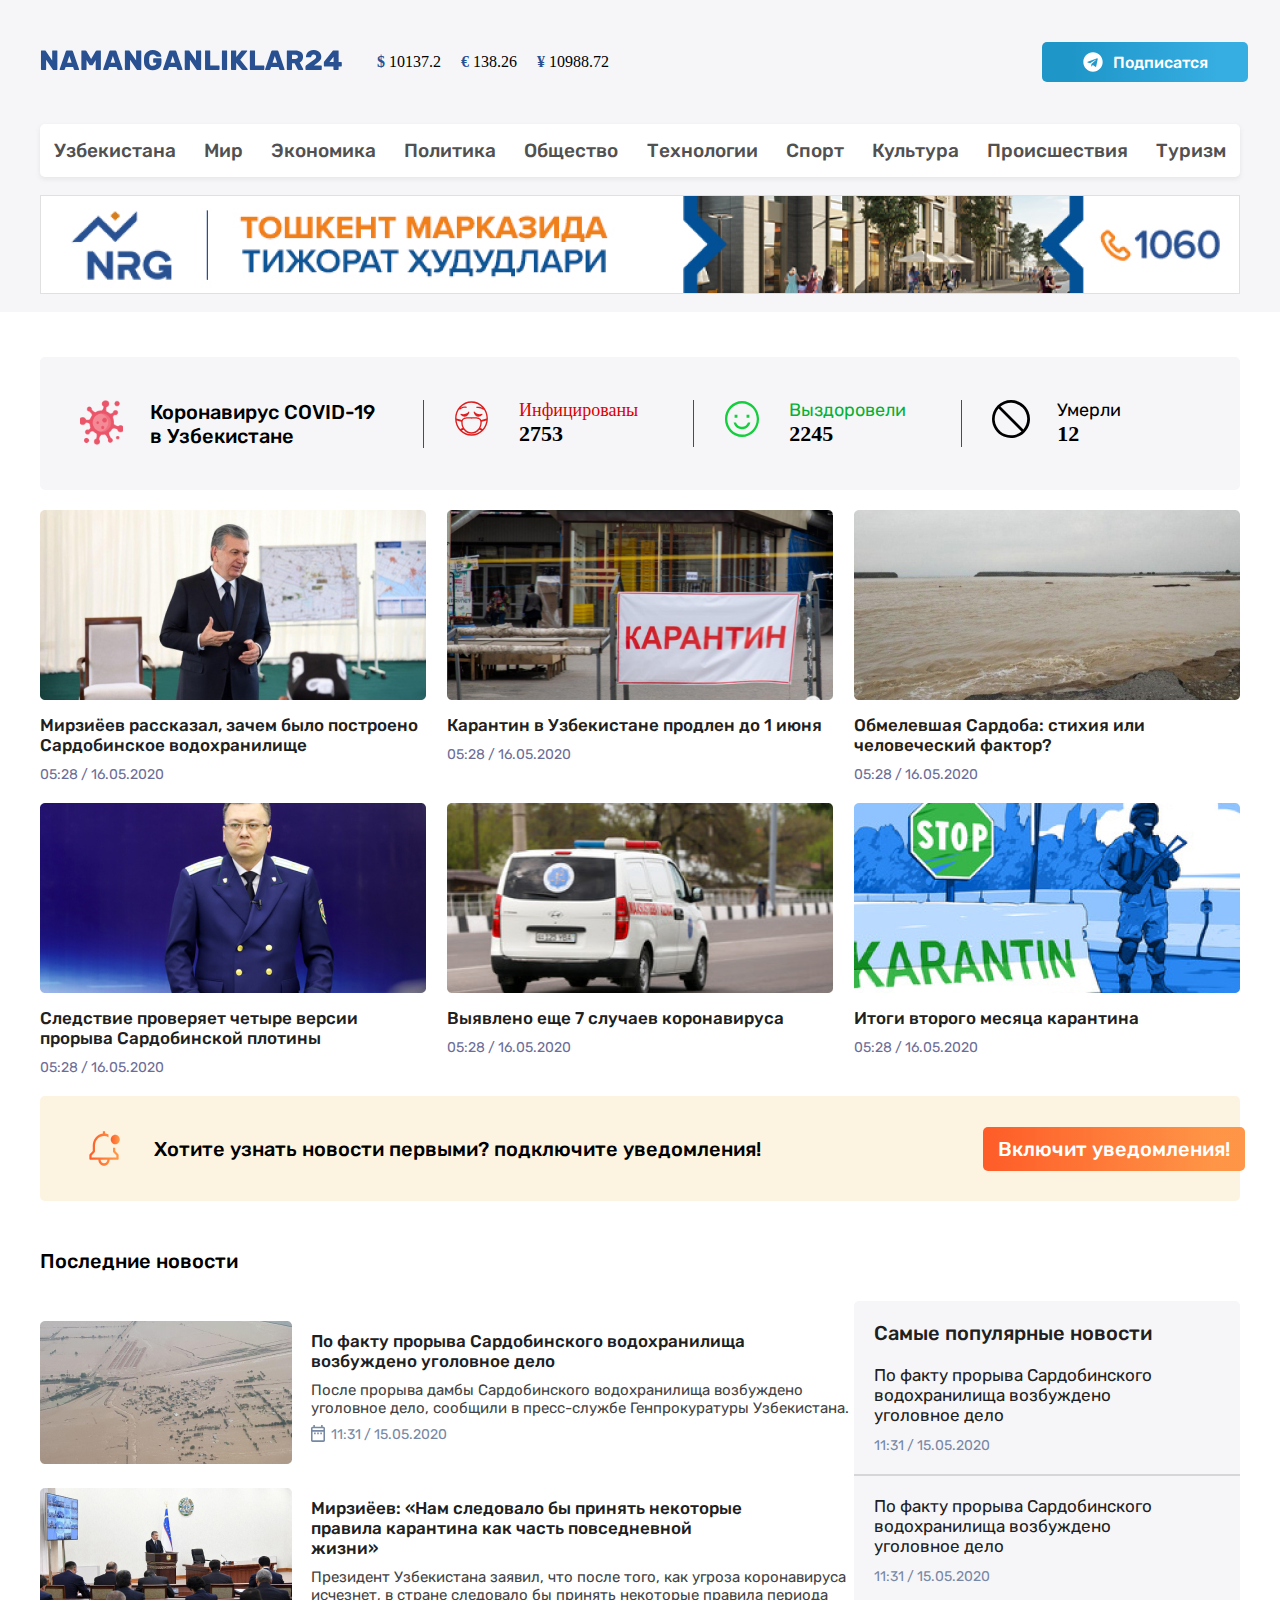
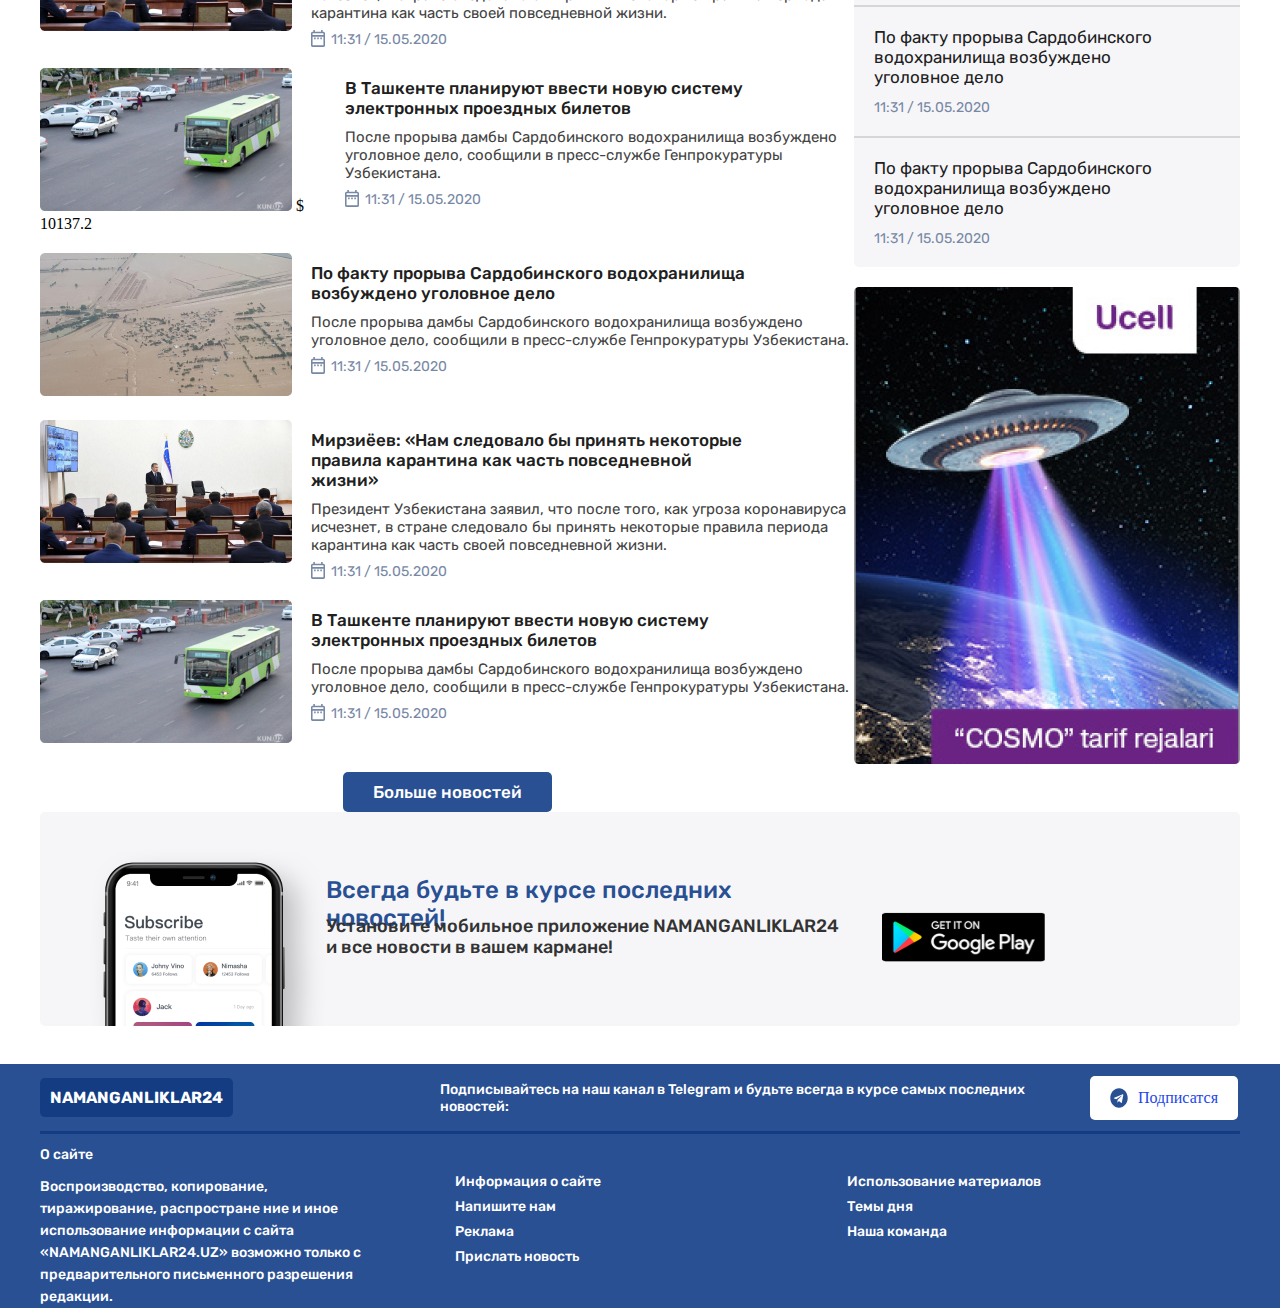
<file: index.html>
<!DOCTYPE html>
<html lang="en">

<head>
    <meta charset="UTF-8">
    <meta name="viewport" content="width=device-width, initial-scale=1.0">
    <title>Document</title>
    <link rel="stylesheet" href="./css/app.css">
    <script src="https://ajax.googleapis.com/ajax/libs/jquery/3.5.1/jquery.min.js"></script>
    <link href="https://fonts.googleapis.com/css2?family=Rubik&display=swap" rel="stylesheet">
</head>

<body>
    <header class="site_header">
        <div class="top_bar container">
            <div class="right_wrapper">
                <div class="logo">
                    <a href="index.html">
                        <img src="./images/logo.svg" alt="Namanganliklar24.uz">
                    </a>
                </div>
                <div class="currency">
                    <p id="dollar"> <span> $ </span> 10137.2 </p>
                    <p id="ruble"><span>€</span> 138.26</p>
                    <p id="euro"><span>¥</span> 10988.72</p>
                </div>
            </div>
            <div class="left_wrapper">
                <a id="subscribe_btn" href="#">
                    <img src="./icons/telegram_white.svg" alt=""> Подписатся</a>
                <div id="modal" class="telegram_modal">
                    <span class="close-btn">&times;</span>
                    <h2>Подписывайтесь на наш канал в Telegram <br> и будьте всегда в курсе самых последних новостей:</h2>
                    <a href="https://t.me/asror_akbarov" class="icon">
                        <img src="./icons/telegram_white.svg" alt=""> Подписатся
                    </a>
                </div>
            </div>
        </div>
        <div class="middle_bar container">
            <ul>
                <li>
                    <a href="#">Узбекистана</a>
                </li>
                <li>
                    <a href="#">Мир</a>
                </li>
                <li>
                    <a href="#">Экономика</a>
                </li>
                <li>
                    <a href="politics.html">Политика</a>
                </li>
                <li>
                    <a href="#">Общество</a>
                </li>
                <li>
                    <a href="#">Технологии</a>
                </li>
                <li>
                    <a href="#">Спорт</a>
                </li>
                <li>
                    <a href="#">Культура</a>
                </li>
                <li>
                    <a href="#">Происшествия</a>
                </li>
                <li>
                    <a href="#">Туризм</a>
                </li>
            </ul>
        </div>
        <div class="sub_nav container">
            <a href="#">
                <img src="./images/nrg-banner.jpg" alt="">
            </a>
        </div>
    </header>
    <section class="covid_stats   container">
        <div class="covid_main ">
            <h2>
                Коронавирус COVID-19 в Узбекистане
            </h2>
        </div>
        <div class="infected">
            <h2>
                Инфицированы
            </h2>
            <span id="inflected"> 2753
                </span>
        </div>
        <div class="treated">
            <h2>Выздоровели
            </h2>
            <span id="treated">
                2245
            </span>
        </div>
        <div class="death">
            <h2>Умерли </h2>
            <span>
                12
            </span>
        </div>
    </section>
    <!-- <div class="random_news"> -->
    <div class="grid-container  container">
        <div class="grid-item">
            <img src="./images/prezident@2x.jpg" alt="">
            <a href="article.html">
                <h3>Мирзиёев рассказал, зачем было построено Сардобинское водохранилище</h3>
            </a>
            <span>05:28 / 16.05.2020</span>
        </div>
        <div class="grid-item">
            <img src="./images/karantin.jpg" alt="">
            <a href="#">
                <h3>Карантин в Узбекистане продлен до 1 июня</h3>
            </a>
            <span>05:28 / 16.05.2020</span>
        </div>
        <div class="grid-item">
            <img src="./images/sardoba.jpg" alt="">
            <a href="#">
                <h3>Обмелевшая Сардоба: стихия или человеческий фактор?</h3>
            </a>
            <span>05:28 / 16.05.2020</span>
        </div>
        <div class="grid-item">
            <img src="./images/prokuror.jpg" alt="">
            <a href="#">
                <h3>Следствие проверяет четыре версии прорыва Сардобинской плотины</h3>
            </a>

            <span>05:28 / 16.05.2020</span>
        </div>
        <div class="grid-item">
            <img src="./images/tez-yordam.jpg" alt="">
            <a href="#">
                <h3>Выявлено еще 7 случаев коронавируса</h3>
            </a>

            <span>05:28 / 16.05.2020</span>
        </div>
        <div class="grid-item">
            <img src="./images/stop-karantin.jpg" alt="">
            <a href="#">
                <h3>Итоги второго месяца карантина</h3>
            </a>

            <span>05:28 / 16.05.2020</span>
        </div>
    </div>
    <!-- </div> -->
    <!-- notification -->
    <div class="notification  container">
        <img src="./icons/bell-icon@2x.svg" alt="">
        <h2>
            Хотите узнать новости первыми? подключите уведомления!
        </h2>
        <a href="#" class="notification_btn">
            Включит  уведомления!
        </a>
    </div>
    <!-- </div> -->
    <div class="news_heading  container">
        <h2>Последние новости</h2>
    </div>
    <section class="latest_new  container">
        <div class="main_news">
            <div class="news_item">
                <div class="img">
                    <img src="./images/sardoba_min.jpg" alt="">
                </div>
                <div class="infomation_part">
                    <a href="#">
                        <h2>По факту прорыва Сардобинского водохранилища возбуждено уголовное дело</h2>
                    </a>
                    <p>
                        После прорыва дамбы Сардобинского водохранилища возбуждено уголовное дело, сообщили в пресс-службе Генпрокуратуры Узбекистана.
                    </p>
                    <span id="date">11:31 / 15.05.2020</span>
                </div>
            </div>
            <div class="news_item">
                <div class="img">
                    <img src="./images/president.jpg" alt="">
                </div>
                <div class="infomation_part">
                    <a href="#">
                        <h2>Мирзиёев: «Нам следовало бы принять некоторые правила карантина как часть повседневной жизни»
                        </h2>
                    </a>
                    <p>
                        Президент Узбекистана заявил, что после того, как угроза коронавируса исчезнет, в стране следовало бы принять некоторые правила периода карантина как часть своей повседневной жизни.
                    </p>
                    <span id="date">11:31 / 15.05.2020</span>
                </div>
            </div>
            <div class="news_item">
                <div class="img">
                    <img src="./images/bus.jpg" alt=""><span> $ </span> 10137.2
                </div>
                <div class="infomation_part">
                    <a href="#">
                        <h2>В Ташкенте планируют ввести новую систему электронных проездных билетов </h2>
                    </a>
                    <p>
                        После прорыва дамбы Сардобинского водохранилища возбуждено уголовное дело, сообщили в пресс-службе Генпрокуратуры Узбекистана.
                    </p>
                    <span id="date">11:31 / 15.05.2020</span>
                </div>
            </div>
            <div class="news_item">
                <div class="img">
                    <img src="./images/sardoba_min.jpg" alt="">
                </div>
                <div class="infomation_part">
                    <a href="#">
                        <h2>По факту прорыва Сардобинского водохранилища возбуждено уголовное дело</h2>
                    </a>
                    <p>
                        После прорыва дамбы Сардобинского водохранилища возбуждено уголовное дело, сообщили в пресс-службе Генпрокуратуры Узбекистана.
                    </p>
                    <span id="date">11:31 / 15.05.2020</span>
                </div>
            </div>
            <div class="news_item">
                <div class="img">
                    <img src="./images/president.jpg" alt="">
                </div>
                <div class="infomation_part">
                    <a href="#">
                        <h2>Мирзиёев: «Нам следовало бы принять некоторые правила карантина как часть повседневной жизни»
                        </h2>
                    </a>
                    <p>
                        Президент Узбекистана заявил, что после того, как угроза коронавируса исчезнет, в стране следовало бы принять некоторые правила периода карантина как часть своей повседневной жизни.
                    </p>
                    <span id="date">11:31 / 15.05.2020</span>
                </div>
            </div>
            <div class="news_item">
                <div class="img">
                    <img src="./images/bus.jpg" alt="">
                </div>
                <div class="infomation_part">
                    <a href="#">
                        <h2>В Ташкенте планируют ввести новую систему электронных проездных билетов </h2>
                    </a>
                    <p>
                        После прорыва дамбы Сардобинского водохранилища возбуждено уголовное дело, сообщили в пресс-службе Генпрокуратуры Узбекистана.
                    </p>
                    <span id="date">11:31 / 15.05.2020</span>
                </div>
            </div>
            <div class="load_btn">
                <a href="#" class="load_mode">
                    Больше новостей
                </a>
            </div>
        </div>
        <div class="left_news">
            <aside class="pre_news">
                <h2 class="hottest_news">
                    Cамые популярные новости
                </h2>
                <div class="hot_news_item">
                    <h3>
                        <a href="#" class="hot_news_link"> По факту прорыва Сардобинского водохранилища возбуждено уголовное дело</a>
                    </h3>
                    <span class="hot_news_date">
                        11:31 / 15.05.2020
                    </span>
                </div>

                <div class="hot_news_item">
                    <h3>
                        <a href="#" class="hot_news_link"> По факту прорыва Сардобинского водохранилища возбуждено уголовное дело</a>
                    </h3>
                    <span class="hot_news_date">
                        11:31 / 15.05.2020
                    </span>
                </div>

                <div class="hot_news_item">
                    <h3>
                        <a href="#" class="hot_news_link"> По факту прорыва Сардобинского водохранилища возбуждено уголовное дело</a>
                    </h3>
                    <span class="hot_news_date">
                        11:31 / 15.05.2020
                    </span>
                </div>

                <div class="hot_news_item">
                    <h3>
                        <a href="#" class="hot_news_link"> По факту прорыва Сардобинского водохранилища возбуждено уголовное дело</a>
                    </h3>
                    <span class="hot_news_date">
                        11:31 / 15.05.2020
                    </span>
                </div>
            </aside>
            <div class="pre_ad">
                <a href="#" class="usell_ad">
                    <img src="./images/usell.jpg" alt="">
                </a>
            </div>

        </div>
    </section>
    <div class="ucell_adver  container">
        <img class="image" src="./images/phone.png" alt="">
        <div class="ucell_txt">
            <h2>
                Всегда будьте в курсе последних новостей!
            </h2>
            <p>
                Установите мобильное приложение NAMANGANLIKLAR24 и все новости в вашем кармане!
            </p>
        </div>
        <div class="apps">
            <a href="" class="play_store">
                <img src="./images/google-play.svg" alt="">
            </a>
            <a href="" class="app_store">
                <img src="./images/appStore.svg" alt="">
            </a>
        </div>
    </div>
    <!-- footer -->
    <footer>
        <div class="foot_container  container">
            <div class="footer_top">
                <div class="footer_logo">
                    <a href="#" class="footer_logo_link">
                        NAMANGANLIKLAR24
                    </a>
                </div>
                <div class="footer_link">
                    <h3>
                        Подписывайтесь на наш канал в Telegram и будьте всегда в курсе самых последних новостей:
                    </h3>
                    <a href="https://t.me/asror_akbarov" class="icon">
                        <img src="./icons/teelgram.svg" alt=""> Подписатся
                    </a>
                </div>
            </div>
            <div class="footer_main">
                <div class="right_foot">
                    <h3>
                        О сайте
                    </h3>
                    <p class="footer_txt">
                        Воспроизводство, копирование, тиражирование, распростране ние и иное использование информации с сайта «NAMANGANLIKLAR24.UZ» возможно только с предварительного письменного разрешения редакции.
                    </p>
                </div>
                <div class="left_foot">
                    <ul>

                        <li>
                            <a href="">Информация о сайте </a>
                        </li>
                        <li>
                            <a href="contact.html">   Напишите нам</a>
                        </li>
                        <li>
                            <a href="">Реклама</a>
                        </li>
                        <li>
                            <a href="">  Прислать новость</a>
                        </li>
                    </ul>
                    <ul>
                        <li>
                            <a href="">Использование материалов </a>
                        </li>
                        <li>
                            <a href="">Темы дня</a>
                        </li>
                        <li>
                            <a href="">Наша команда</a>
                        </li>
                    </ul>
                </div>
            </div>
        </div>
    </footer>


</body>
<script src="./js/main.js"></script>


</html>
</file>
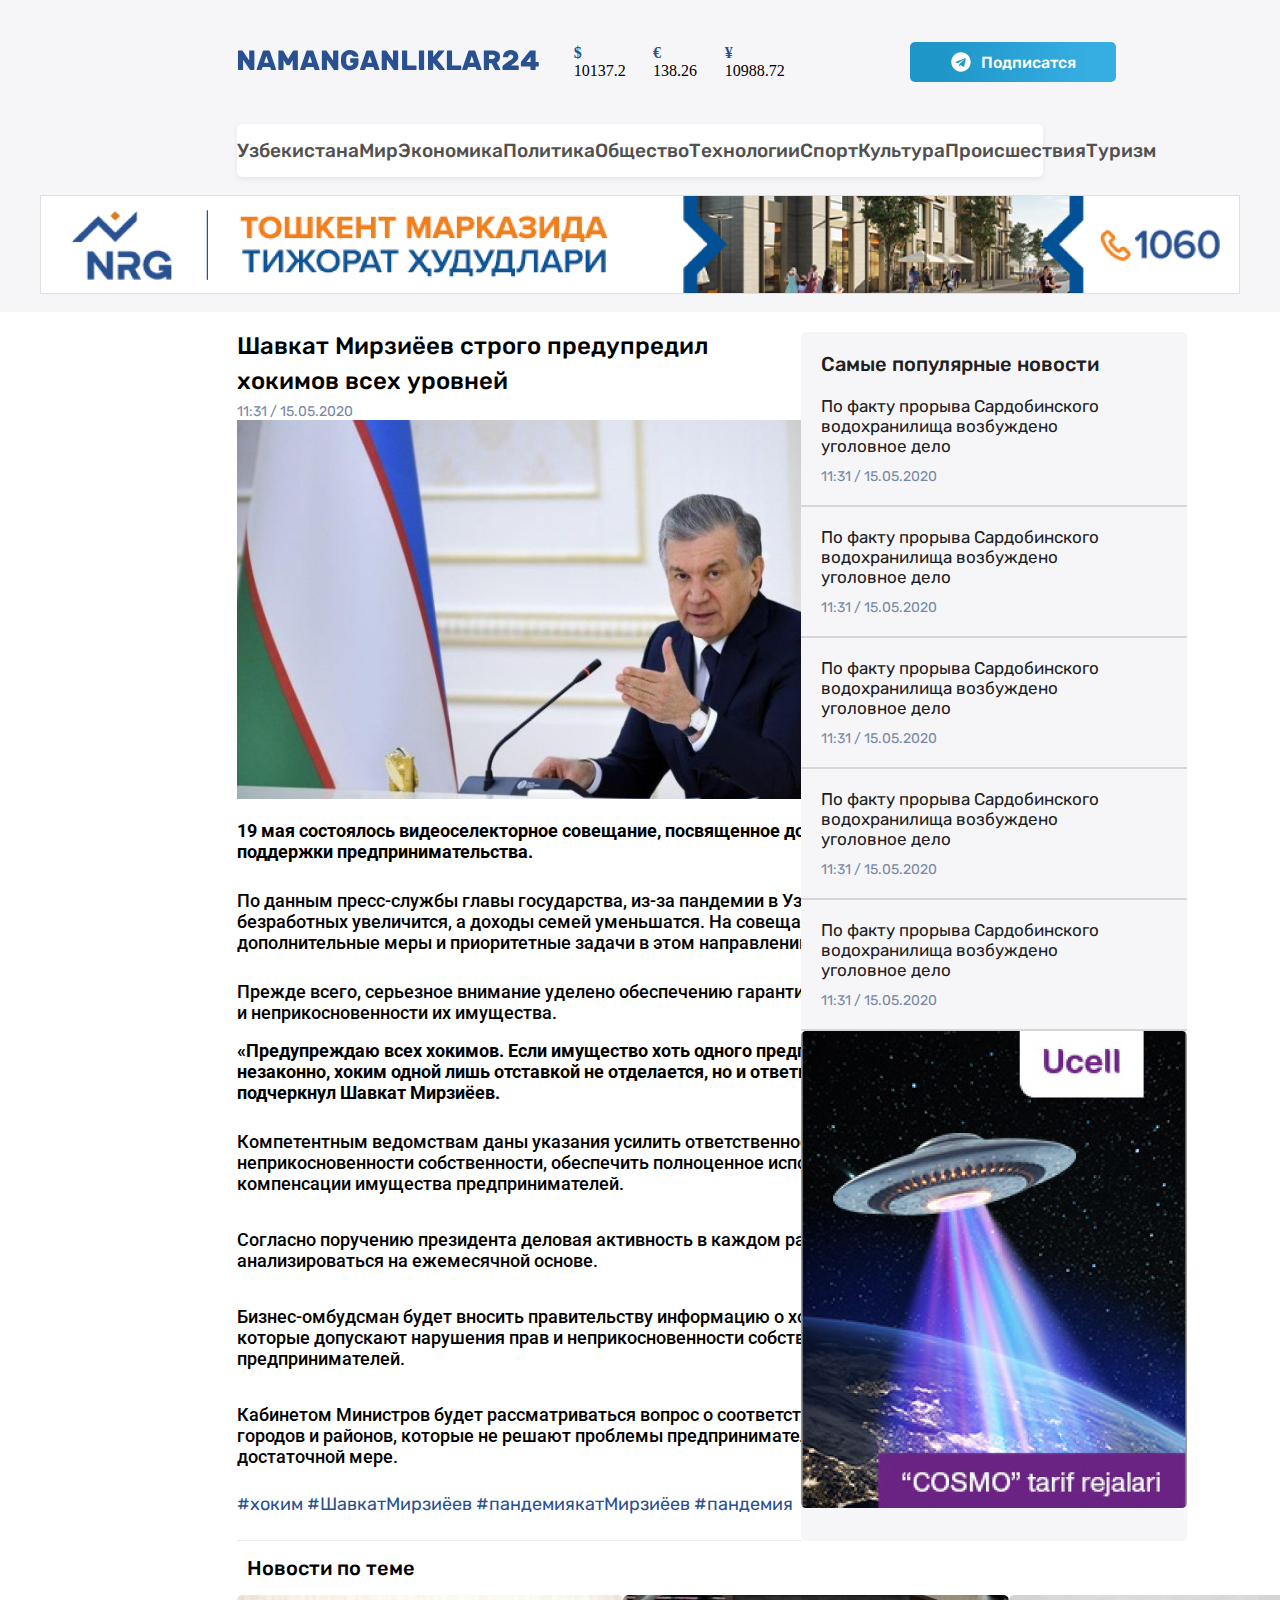
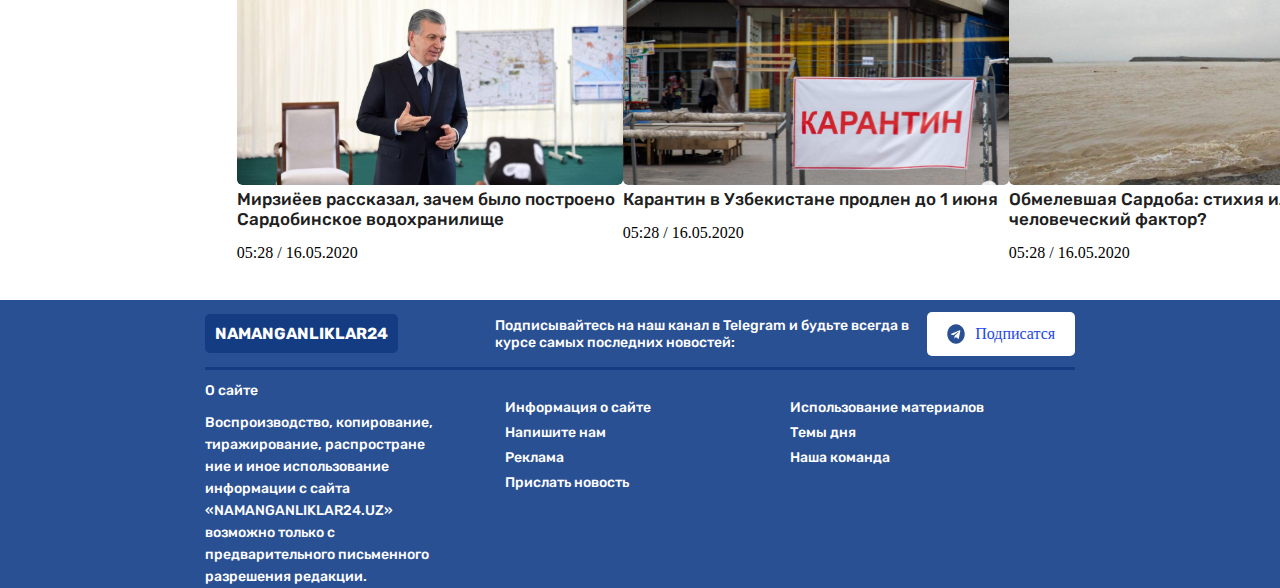
<file: article.html>
<!DOCTYPE html>
<html lang="en">

<head>
    <meta charset="UTF-8">
    <meta name="viewport" content="width=device-width, initial-scale=1.0">
    <title>Мирзиёев:</title>
    <script src="https://ajax.googleapis.com/ajax/libs/jquery/3.5.1/jquery.min.js"></script>
    <link href="https://fonts.googleapis.com/css2?family=Rubik&display=swap" rel="stylesheet">
    <link rel="stylesheet" href="./css/app.css">
    <link rel="stylesheet" href="./css/article.css">
    <link href="https://fonts.googleapis.com/css2?family=Roboto:wght@300&display=swap" rel="stylesheet">
</head>

<body>
    <header class="site_header">
        <div class="top_bar">
            <div class="right_wrapper">
                <div class="logo">
                    <a href="index.html">
                        <img src="./images/logo.svg" alt="Namanganliklar24.uz">
                    </a>
                </div>
                <div class="currency">
                    <p id="dollar">
                        <span> $ </span> 10137.2
                    </p>
                    <p id="ruble"><span>€</span> 138.26</p>
                    <p id="euro"><span>¥</span> 10988.72</p>
                </div>
            </div>
            <div class="left_wrapper">
                <a id="subscribe_btn" href="#">
                    <img src="./icons/telegram_white.svg" alt=""> Подписатся</a>
                <div id="modal" class="telegram_modal">
                    <span class="close-btn">&times;</span>
                    <h2>Подписывайтесь на наш канал в Telegram <br> и будьте всегда в курсе самых последних новостей:</h2>
                    <a href="https://t.me/asror_akbarov" class="icon">
                        <img src="./icons/telegram_white.svg" alt=""> Подписатся
                    </a>
                </div>
            </div>
        </div>
        <div class="middle_bar">
            <ul>
                <li>
                    <a href="#">Узбекистана</a>
                </li>
                <li>
                    <a href="#">Мир</a>
                </li>
                <li>
                    <a href="#">Экономика</a>
                </li>
                <li>
                    <a href="#">Политика</a>
                </li>
                <li>
                    <a href="#">Общество</a>
                </li>
                <li>
                    <a href="#">Технологии</a>
                </li>
                <li>
                    <a href="#">Спорт</a>
                </li>
                <li>
                    <a href="#">Культура</a>
                </li>
                <li>
                    <a href="#">Происшествия</a>
                </li>
                <li>
                    <a href="#">Туризм</a>
                </li>
            </ul>
        </div>
        <div class="sub_nav">
            <a href="#">
                <img src="./images/nrg-banner.jpg" alt="">
            </a>
        </div>
    </header>
    <main class="site_main">
        <section>
            <div class="main-article">
                <div class="article-title">
                    <h2 class="article-heading">
                        Шавкат Мирзиёев строго предупредил хокимов всех уровней
                    </h2>
                    <span>11:31 / 15.05.2020</span>
                </div>
                <div class="article-image">
                    <img src="./images/president2x.jpg" alt="">
                </div>
                <div class="aticle-context">
                    <h4>19 мая состоялось видеоселекторное совещание, посвященное дополнительным мерам поддержки предпринимательства. </h4>
                    <p>По данным пресс-службы главы государства, из-за пандемии в Узбекистане число бедных и безработных увеличится, а доходы семей уменьшатся. На совещании обсуждены дополнительные меры и приоритетные задачи в этом направлении.</p>
                    <p>Прежде всего, серьезное внимание уделено обеспечению гарантий прав предпринимателей и неприкосновенности их имущества.</p>
                    <h4>«Предупреждаю всех хокимов. Если имущество хоть одного предпринимателя будет изъято незаконно, хоким одной лишь отставкой не отделается, но и ответит перед законом», - подчеркнул Шавкат Мирзиёев.</h4>
                    <p>Компетентным ведомствам даны указания усилить ответственность за нарушение неприкосновенности собственности, обеспечить полноценное исполнение решений суда о компенсации имущества предпринимателей.</p>
                    <p> Согласно поручению президента деловая активность в каждом районе и городе будет анализироваться на ежемесячной основе. </p>
                    <p>Бизнес-омбудсман будет вносить правительству информацию о хокимах районов и городов, которые допускают нарушения прав и неприкосновенности собственности предпринимателей. </p>
                    <p> Кабинетом Министров будет рассматриваться вопрос о соответствии должности хокимов городов и районов, которые не решают проблемы предпринимателей и не работают с ними в достаточной мере.</p>
                    <div class="hashtags">
                        <span>#хоким</span>
                        <span>#ШавкатМирзиёев</span>
                        <span>#пандемиякатМирзиёев</span>
                        <span>#пандемия</span>
                    </div>
                </div>
            </div>
            <aside class="sub-main">
                <div class="right">
                    <h2 class="hottest_news">
                        Cамые популярные новости
                    </h2>
                    <div class="hot_news_item">
                        <h3>
                            <a href="#" class="hot_news_link"> По факту прорыва Сардобинского водохранилища возбуждено уголовное дело</a>
                        </h3>
                        <span class="hot_news_date">
                        11:31 / 15.05.2020
                    </span>
                    </div>

                    <div class="hot_news_item">
                        <h3>
                            <a href="#" class="hot_news_link"> По факту прорыва Сардобинского водохранилища возбуждено уголовное дело</a>
                        </h3>
                        <span class="hot_news_date">
                        11:31 / 15.05.2020
                    </span>
                    </div>

                    <div class="hot_news_item">
                        <h3>
                            <a href="#" class="hot_news_link"> По факту прорыва Сардобинского водохранилища возбуждено уголовное дело</a>
                        </h3>
                        <span class="hot_news_date">
                        11:31 / 15.05.2020
                    </span>
                    </div>

                    <div class="hot_news_item">
                        <h3>
                            <a href="#" class="hot_news_link"> По факту прорыва Сардобинского водохранилища возбуждено уголовное дело</a>
                        </h3>
                        <span class="hot_news_date">
                        11:31 / 15.05.2020
                    </span>
                    </div>
                    <div class="hot_news_item">
                        <h3>
                            <a href="#" class="hot_news_link"> По факту прорыва Сардобинского водохранилища возбуждено уголовное дело</a>
                        </h3>
                        <span class="hot_news_date">
                        11:31 / 15.05.2020
                    </span>
                    </div>
                    <div class="ucell_ad">
                        <a href="#"><img src="./images/usell.jpg" alt=""></a>
                    </div>
                </div>
            </aside>
        </section>
        <section class="related-news">
            <h2 class="related-title">
                Новости по теме
            </h2>
            <div class="related-feeds">
                <div class="related-item">
                    <img src="./images/president3.svg" alt="">
                    <a href="article.html">
                        <h3>Мирзиёев рассказал, зачем было построено Сардобинское водохранилище</h3>
                    </a>
                    <span>05:28 / 16.05.2020</span>
                </div>
                <div class="related-item">
                    <img src="./images/karantin2.jpg" alt="">
                    <a href="#">
                        <h3>Карантин в Узбекистане продлен до 1 июня</h3>
                    </a>
                    <span>05:28 / 16.05.2020</span>
                </div>
                <div class="related-item">
                    <img src="./images/sardobaa.jpg" alt="">
                    <a href="#">
                        <h3>Обмелевшая Сардоба: стихия или человеческий фактор?</h3>
                    </a>
                    <span>05:28 / 16.05.2020</span>
                </div>

            </div>
        </section>
    </main>


    <footer>
        <div class="foot_container">
            <div class="footer_top">
                <div class="footer_logo">
                    <a href="#" class="footer_logo_link">
                        NAMANGANLIKLAR24
                    </a>
                </div>
                <div class="footer_link">
                    <h3>
                        Подписывайтесь на наш канал в Telegram и будьте всегда в курсе самых последних новостей:
                    </h3>
                    <a href="https://t.me/asror_akbarov" class="icon">
                        <img src="./icons/teelgram.svg" alt=""> Подписатся
                    </a>
                </div>
            </div>
            <div class="footer_main">
                <div class="right_foot">
                    <h3>
                        О сайте
                    </h3>
                    <p class="footer_txt">
                        Воспроизводство, копирование, тиражирование, распростране ние и иное использование информации с сайта «NAMANGANLIKLAR24.UZ» возможно только с предварительного письменного разрешения редакции.
                    </p>
                </div>
                <div class="left_foot">
                    <ul>

                        <li>
                            <a href="">Информация о сайте </a>
                        </li>
                        <li>
                            <a href="contact.html">   Напишите нам</a>
                        </li>
                        <li>
                            <a href="">Реклама</a>
                        </li>
                        <li>
                            <a href="">  Прислать новость</a>
                        </li>
                    </ul>
                    <ul>
                        <li>
                            <a href="">Использование материалов </a>
                        </li>
                        <li>
                            <a href="">Темы дня</a>
                        </li>
                        <li>
                            <a href="">Наша команда</a>
                        </li>
                    </ul>
                </div>
            </div>
        </div>
    </footer>



    <script src="./js/main.js"></script>
</body>

</html>
</file>
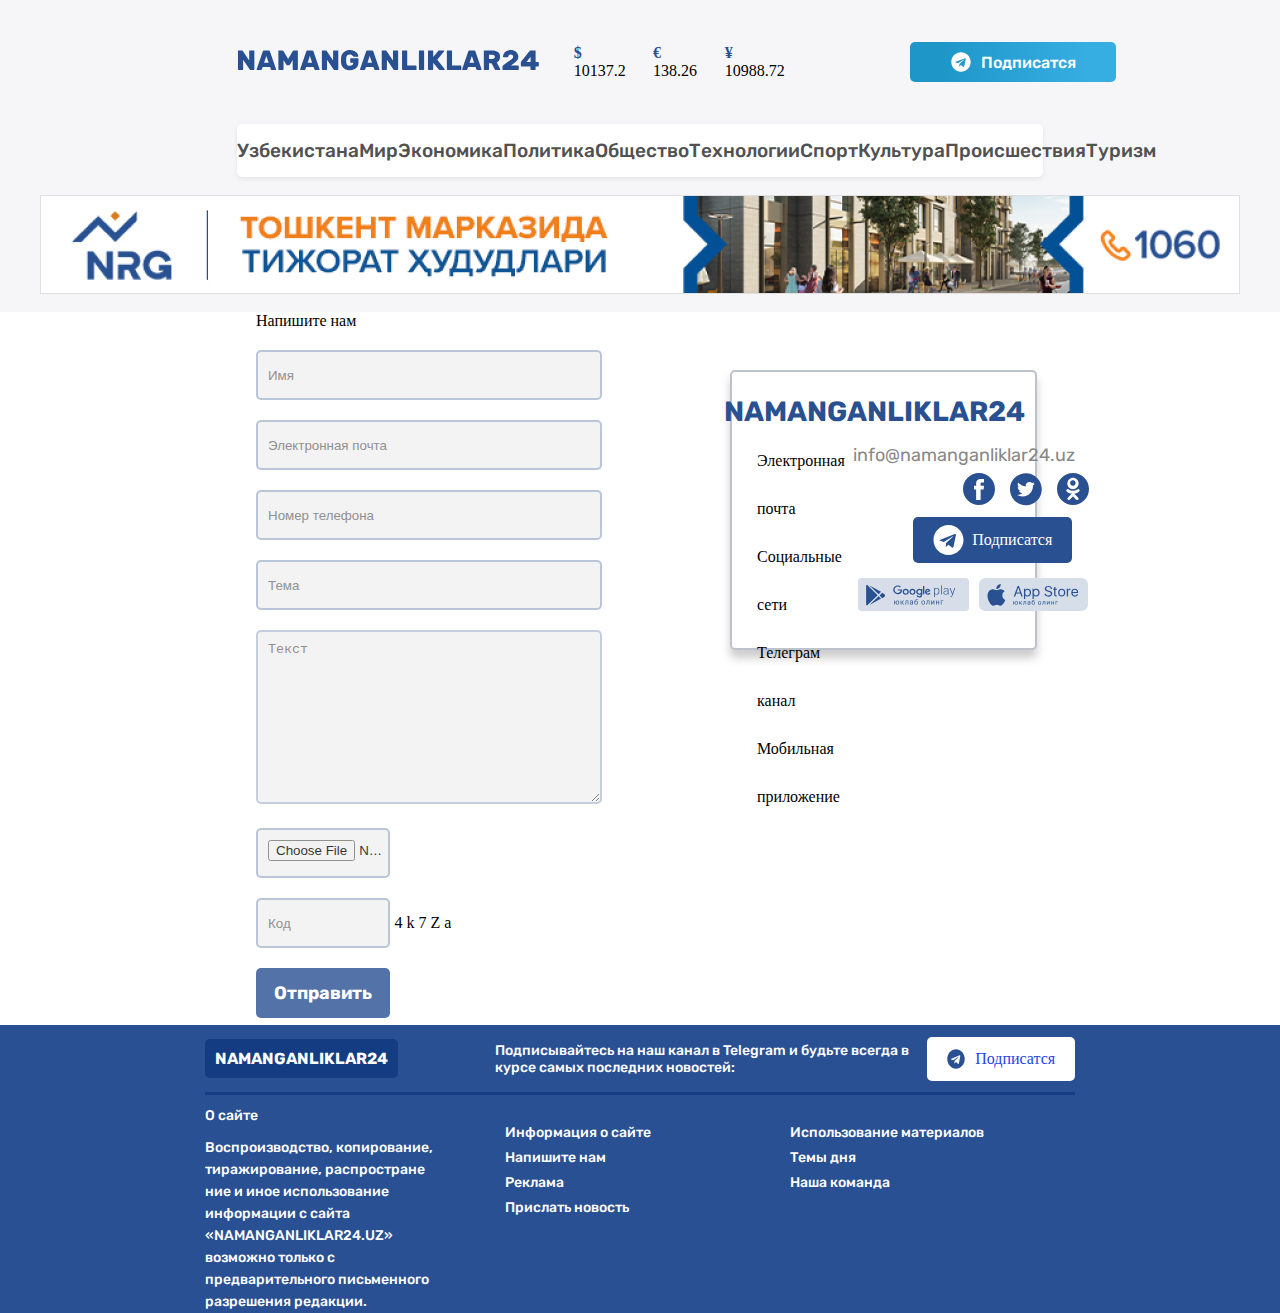
<file: contact.html>
<!DOCTYPE html>
<html lang="en">

<head>
    <meta charset="UTF-8">
    <meta name="viewport" content="width=device-width, initial-scale=1.0">
    <title>Contact</title>
    <link rel="stylesheet" href="./css/app.css">
    <script src="https://ajax.googleapis.com/ajax/libs/jquery/3.5.1/jquery.min.js"></script>
    <link href="https://fonts.googleapis.com/css2?family=Rubik&display=swap" rel="stylesheet">
    <link rel="stylesheet" href="./css/contact.css">
</head>

<body>
    <header class="site_header">
        <div class="top_bar">
            <div class="right_wrapper">
                <div class="logo">
                    <a href="index.html">
                        <img src="./images/logo.svg" alt="Namanganliklar24.uz">
                    </a>
                </div>
                <div class="currency">
                    <p id="dollar">
                        <span> $ </span> 10137.2
                    </p>
                    <p id="ruble"><span>€</span> 138.26</p>
                    <p id="euro"><span>¥</span> 10988.72</p>
                </div>
            </div>
            <div class="left_wrapper">
                <a id="subscribe_btn" href="#">
                    <img src="./icons/telegram_white.svg" alt=""> Подписатся</a>
                <div id="modal" class="telegram_modal">
                    <span class="close-btn">&times;</span>
                    <h2>Подписывайтесь на наш канал в Telegram <br> и будьте всегда в курсе самых последних новостей:</h2>
                    <a href="https://t.me/asror_akbarov" class="icon">
                        <img src="./icons/telegram_white.svg" alt=""> Подписатся
                    </a>
                </div>
            </div>
        </div>
        <div class="middle_bar">
            <ul>
                <li>
                    <a href="#">Узбекистана</a>
                </li>
                <li>
                    <a href="#">Мир</a>
                </li>
                <li>
                    <a href="#">Экономика</a>
                </li>
                <li>
                    <a href="politics.html">Политика</a>
                </li>
                <li>
                    <a href="#">Общество</a>
                </li>
                <li>
                    <a href="#">Технологии</a>
                </li>
                <li>
                    <a href="#">Спорт</a>
                </li>
                <li>
                    <a href="#">Культура</a>
                </li>
                <li>
                    <a href="#">Происшествия</a>
                </li>
                <li>
                    <a href="#">Туризм</a>
                </li>
            </ul>
        </div>
        <div class="sub_nav">
            <a href="#">
                <img src="./images/nrg-banner.jpg" alt="">
            </a>
        </div>
    </header>
    <main>
        <section class="user_view">
            <div class="right">
                <form action="">
                    <label for="username">Напишите нам</label>
                    <input type="text" name="username" placeholder="Имя" required>
                    <input type="email" name="" id="" placeholder="Электронная почта">
                    <input type="text" name="" id="" placeholder="Номер телефона" required>
                    <input type="text" name="" id="" placeholder="Тема" required>
                    <textarea name="" placeholder="Текст" id="" cols="30" rows="10"></textarea>
                    <input id="drag" value="Прикрепить файл" type="file" name="" id=""><br>
                    <input id="codeara" type="text" placeholder="Код" required> 4 k 7 Z a <br>
                    <input id="submit" type="submit" value="Отправить">
                </form>
            </div>
            <div class="left">
                <div class="card">
                    <h2>NAMANGANLIKLAR24</h2>
                    <div class="card_details">
                        <ul>
                            <li>Электронная почта</li>
                            <li>Социальные сети</li>
                            <li>Телеграм канал</li>
                            <li>Мобильная приложение</li>
                        </ul>
                        <ul class="second_child">
                            <li>
                                <a class="mailto" href="mailto:info@namanganliklar24.uz">info@namanganliklar24.uz</a>
                            </li>
                            <li>
                                <a href="">
                                    <img src="./icons/facebook.svg" alt="">
                                </a>
                                <a href="">
                                    <img src="./icons/twitter.svg" alt="">
                                </a>
                                <a href="">
                                    <img src="./icons/ok.svg" alt="">
                                </a>
                            </li>
                            <li class="modal_icon">
                                <a href="http://t.me/asror_akbarov">
                                    <img src="./icons/telegram_white.svg" alt=""> Подписатся
                                </a>
                            </li>
                            <li class="apps_modal">
                                <a href="https://google.com"><img src="./icons/googlePlay-w 1.svg" alt=""></a>
                                <a href="https://apple.com"><img src="./icons/appleStore-w 1.svg" alt=""></a>
                            </li>
                        </ul>
                    </div>
                </div>
            </div>
        </section>
    </main>
    <footer>
        <div class="foot_container">
            <div class="footer_top">
                <div class="footer_logo">
                    <a href="#" class="footer_logo_link">
                        NAMANGANLIKLAR24
                    </a>
                </div>
                <div class="footer_link">
                    <h3>
                        Подписывайтесь на наш канал в Telegram и будьте всегда в курсе самых последних новостей:
                    </h3>
                    <a href="https://t.me/asror_akbarov" class="icon">
                        <img src="./icons/teelgram.svg" alt=""> Подписатся
                    </a>
                </div>
            </div>
            <div class="footer_main">
                <div class="right_foot">
                    <h3>
                        О сайте
                    </h3>
                    <p class="footer_txt">
                        Воспроизводство, копирование, тиражирование, распростране ние и иное использование информации с сайта «NAMANGANLIKLAR24.UZ» возможно только с предварительного письменного разрешения редакции.
                    </p>
                </div>
                <div class="left_foot">
                    <ul>

                        <li>
                            <a href="">Информация о сайте </a>
                        </li>
                        <li>
                            <a href="contact.html">   Напишите нам</a>
                        </li>
                        <li>
                            <a href="">Реклама</a>
                        </li>
                        <li>
                            <a href="">  Прислать новость</a>
                        </li>
                    </ul>
                    <ul>
                        <li>
                            <a href="">Использование материалов </a>
                        </li>
                        <li>
                            <a href="">Темы дня</a>
                        </li>
                        <li>
                            <a href="">Наша команда</a>
                        </li>
                    </ul>
                </div>
            </div>
        </div>
    </footer>

    <script src="./js/main.js"></script>
</body>

</html>
</file>
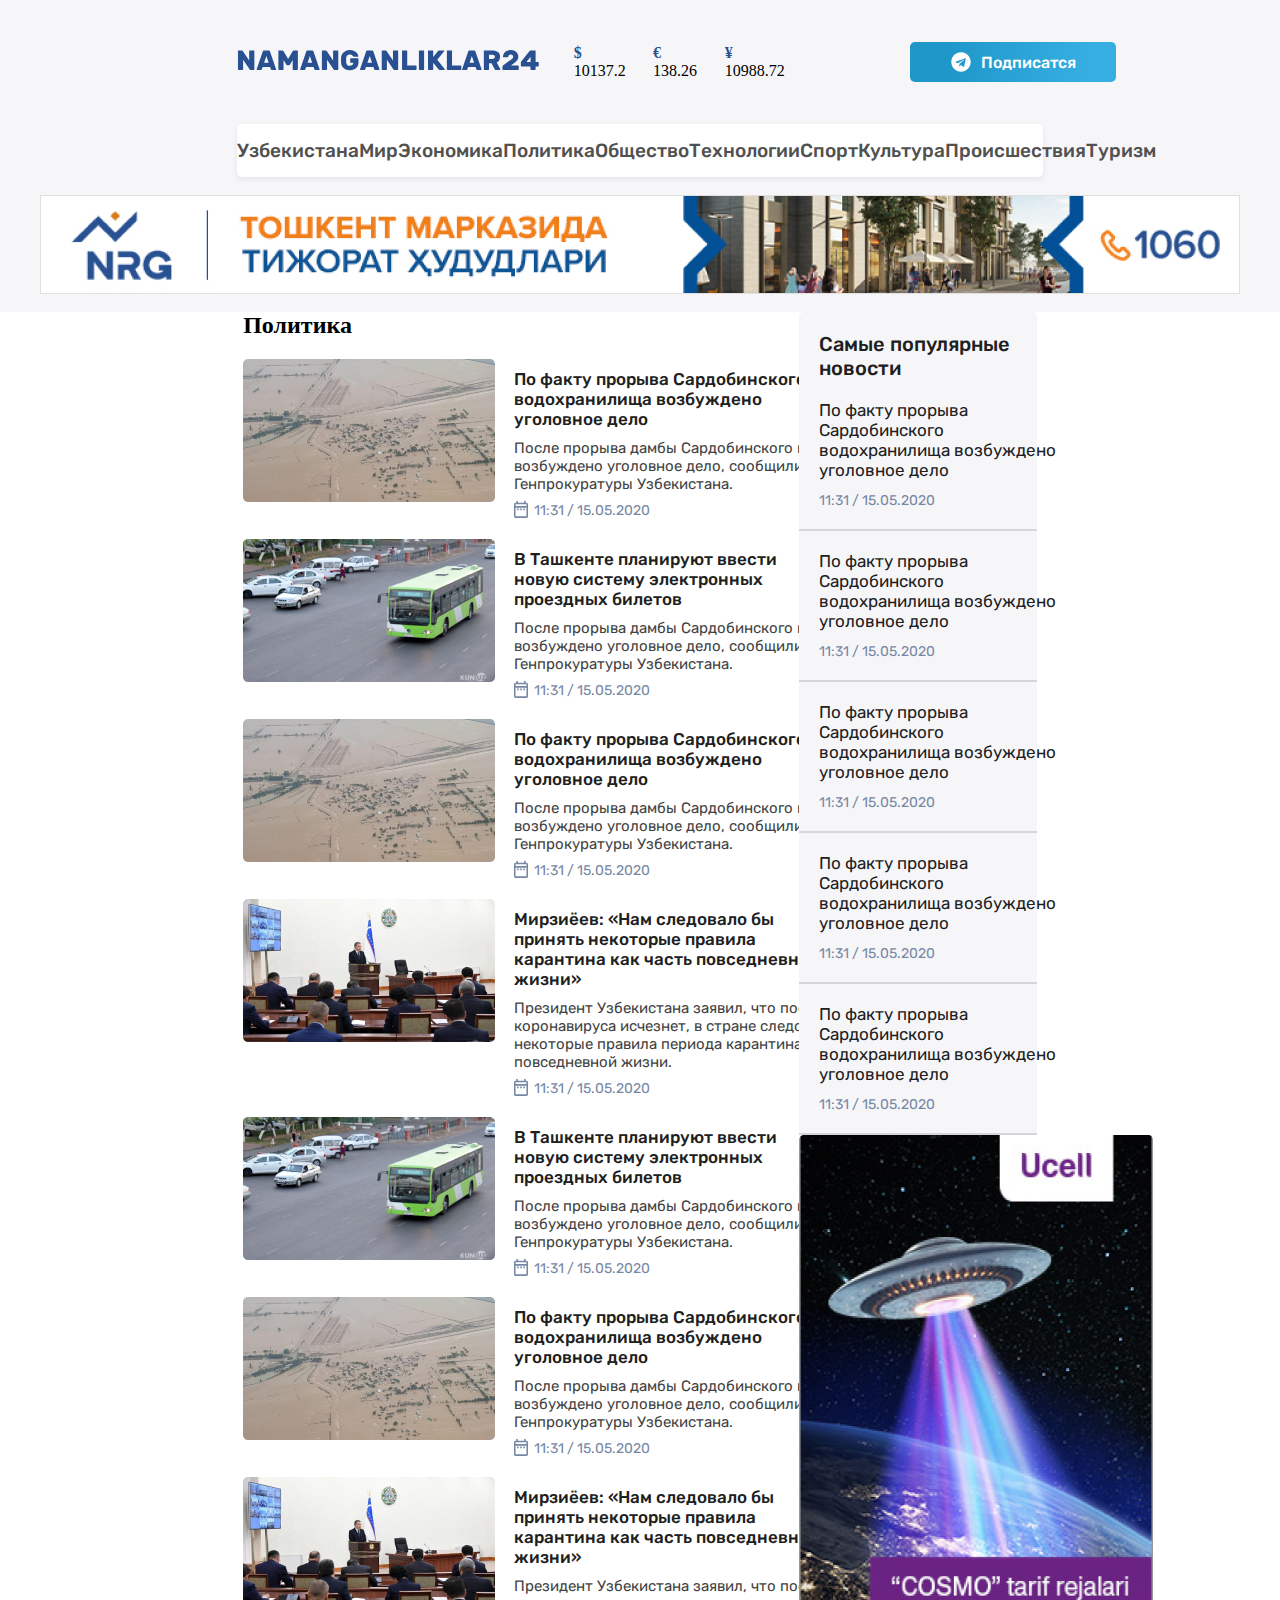
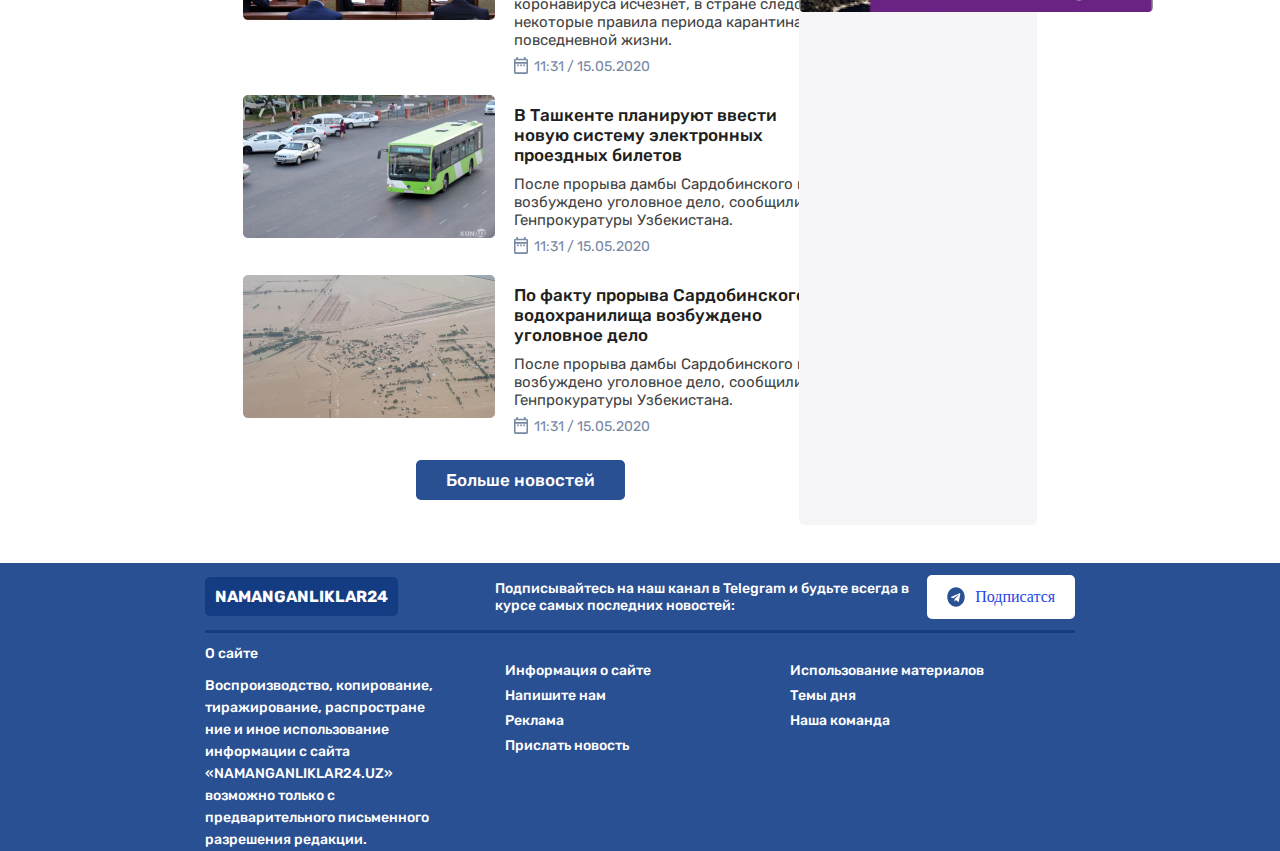
<file: politics.html>
<!DOCTYPE html>
<html lang="en">

<head>
    <meta charset="UTF-8">
    <meta name="viewport" content="width=device-width, initial-scale=1.0">
    <title>Politics</title>
    <script src="https://ajax.googleapis.com/ajax/libs/jquery/3.5.1/jquery.min.js"></script>
    <link href="https://fonts.googleapis.com/css2?family=Rubik&display=swap" rel="stylesheet">
    <link rel="stylesheet" href="./css/app.css">
</head>

<body>
    <header class="site_header">
        <div class="top_bar">
            <div class="right_wrapper">
                <div class="logo">
                    <a href="index.html">
                        <img src="./images/logo.svg" alt="Namanganliklar24.uz">
                    </a>
                </div>
                <div class="currency">
                    <p id="dollar">
                        <span> $ </span> 10137.2
                    </p>
                    <p id="ruble"><span>€</span> 138.26</p>
                    <p id="euro"><span>¥</span> 10988.72</p>
                </div>
            </div>
            <div class="left_wrapper">
                <a id="subscribe_btn" href="#">
                    <img src="./icons/telegram_white.svg" alt=""> Подписатся</a>
                <div id="modal" class="telegram_modal">
                    <span class="close-btn">&times;</span>
                    <h2>Подписывайтесь на наш канал в Telegram <br> и будьте всегда в курсе самых последних новостей:</h2>
                    <a href="https://t.me/asror_akbarov" class="icon">
                        <img src="./icons/telegram_white.svg" alt=""> Подписатся
                    </a>
                </div>
            </div>
        </div>
        <div class="middle_bar">
            <ul>
                <li>
                    <a href="#">Узбекистана</a>
                </li>
                <li>
                    <a href="#">Мир</a>
                </li>
                <li>
                    <a href="#">Экономика</a>
                </li>
                <li>
                    <a href="#">Политика</a>
                </li>
                <li>
                    <a href="#">Общество</a>
                </li>
                <li>
                    <a href="#">Технологии</a>
                </li>
                <li>
                    <a href="#">Спорт</a>
                </li>
                <li>
                    <a href="#">Культура</a>
                </li>
                <li>
                    <a href="#">Происшествия</a>
                </li>
                <li>
                    <a href="#">Туризм</a>
                </li>
            </ul>
        </div>
        <div class="sub_nav">
            <a href="#">
                <img src="./images/nrg-banner.jpg" alt="">
            </a>
        </div>
    </header>


    <main>
        <section class="politics">
            <div class="left">
                <h2>Политика</h2>
                <div class="news_item">
                    <div class="img">
                        <img src="./images/sardoba_min.jpg" alt="">
                    </div>
                    <div class="infomation_part">
                        <a href="#">
                            <h2>По факту прорыва Сардобинского водохранилища возбуждено уголовное дело</h2>
                        </a>
                        <p>
                            После прорыва дамбы Сардобинского водохранилища возбуждено уголовное дело, сообщили в пресс-службе Генпрокуратуры Узбекистана.
                        </p>
                        <span id="date">11:31 / 15.05.2020</span>
                    </div>
                </div>
                <div class="news_item">
                    <div class="img">
                        <img src="./images/bus.jpg" alt="">
                    </div>
                    <div class="infomation_part">
                        <a href="#">
                            <h2>В Ташкенте планируют ввести новую систему электронных проездных билетов </h2>
                        </a>
                        <p>
                            После прорыва дамбы Сардобинского водохранилища возбуждено уголовное дело, сообщили в пресс-службе Генпрокуратуры Узбекистана.
                        </p>
                        <span id="date">11:31 / 15.05.2020</span>
                    </div>
                </div>
                <div class="news_item">
                    <div class="img">
                        <img src="./images/sardoba_min.jpg" alt="">
                    </div>
                    <div class="infomation_part">
                        <a href="#">
                            <h2>По факту прорыва Сардобинского водохранилища возбуждено уголовное дело</h2>
                        </a>
                        <p>
                            После прорыва дамбы Сардобинского водохранилища возбуждено уголовное дело, сообщили в пресс-службе Генпрокуратуры Узбекистана.
                        </p>
                        <span id="date">11:31 / 15.05.2020</span>
                    </div>
                </div>
                <div class="news_item">
                    <div class="img">
                        <img src="./images/president.jpg" alt="">
                    </div>
                    <div class="infomation_part">
                        <a href="#">
                            <h2>Мирзиёев: «Нам следовало бы принять некоторые правила карантина как часть повседневной жизни»
                            </h2>
                        </a>
                        <p>
                            Президент Узбекистана заявил, что после того, как угроза коронавируса исчезнет, в стране следовало бы принять некоторые правила периода карантина как часть своей повседневной жизни.
                        </p>
                        <span id="date">11:31 / 15.05.2020</span>
                    </div>
                </div>
                <div class="news_item">
                    <div class="img">
                        <img src="./images/bus.jpg" alt="">
                    </div>
                    <div class="infomation_part">
                        <a href="#">
                            <h2>В Ташкенте планируют ввести новую систему электронных проездных билетов </h2>
                        </a>
                        <p>
                            После прорыва дамбы Сардобинского водохранилища возбуждено уголовное дело, сообщили в пресс-службе Генпрокуратуры Узбекистана.
                        </p>
                        <span id="date">11:31 / 15.05.2020</span>
                    </div>
                </div>
                <div class="news_item">
                    <div class="img">
                        <img src="./images/sardoba_min.jpg" alt="">
                    </div>
                    <div class="infomation_part">
                        <a href="#">
                            <h2>По факту прорыва Сардобинского водохранилища возбуждено уголовное дело</h2>
                        </a>
                        <p>
                            После прорыва дамбы Сардобинского водохранилища возбуждено уголовное дело, сообщили в пресс-службе Генпрокуратуры Узбекистана.
                        </p>
                        <span id="date">11:31 / 15.05.2020</span>
                    </div>
                </div>
                <div class="news_item">
                    <div class="img">
                        <img src="./images/president.jpg" alt="">
                    </div>
                    <div class="infomation_part">
                        <a href="article.html">
                            <h2>Мирзиёев: «Нам следовало бы принять некоторые правила карантина как часть повседневной жизни»
                            </h2>
                        </a>
                        <p>
                            Президент Узбекистана заявил, что после того, как угроза коронавируса исчезнет, в стране следовало бы принять некоторые правила периода карантина как часть своей повседневной жизни.
                        </p>
                        <span id="date">11:31 / 15.05.2020</span>
                    </div>
                </div>
                <div class="news_item">
                    <div class="img">
                        <img src="./images/bus.jpg" alt="">
                    </div>
                    <div class="infomation_part">
                        <a href="#">
                            <h2>В Ташкенте планируют ввести новую систему электронных проездных билетов </h2>
                        </a>
                        <p>
                            После прорыва дамбы Сардобинского водохранилища возбуждено уголовное дело, сообщили в пресс-службе Генпрокуратуры Узбекистана.
                        </p>
                        <span id="date">11:31 / 15.05.2020</span>
                    </div>
                </div>
                <div class="news_item">
                    <div class="img">
                        <img src="./images/sardoba_min.jpg" alt="">
                    </div>
                    <div class="infomation_part">
                        <a href="#">
                            <h2>По факту прорыва Сардобинского водохранилища возбуждено уголовное дело</h2>
                        </a>
                        <p>
                            После прорыва дамбы Сардобинского водохранилища возбуждено уголовное дело, сообщили в пресс-службе Генпрокуратуры Узбекистана.
                        </p>
                        <span id="date">11:31 / 15.05.2020</span>
                    </div>
                </div>
                <div class="load_btn">
                    <a href="#" class="load_mode">
                    Больше новостей
                </a>
                </div>
            </div>
            <div class="right">
                <h2 class="hottest_news">
                    Cамые популярные новости
                </h2>
                <div class="hot_news_item">
                    <h3>
                        <a href="#" class="hot_news_link"> По факту прорыва Сардобинского водохранилища возбуждено уголовное дело</a>
                    </h3>
                    <span class="hot_news_date">
                        11:31 / 15.05.2020
                    </span>
                </div>

                <div class="hot_news_item">
                    <h3>
                        <a href="#" class="hot_news_link"> По факту прорыва Сардобинского водохранилища возбуждено уголовное дело</a>
                    </h3>
                    <span class="hot_news_date">
                        11:31 / 15.05.2020
                    </span>
                </div>

                <div class="hot_news_item">
                    <h3>
                        <a href="#" class="hot_news_link"> По факту прорыва Сардобинского водохранилища возбуждено уголовное дело</a>
                    </h3>
                    <span class="hot_news_date">
                        11:31 / 15.05.2020
                    </span>
                </div>

                <div class="hot_news_item">
                    <h3>
                        <a href="#" class="hot_news_link"> По факту прорыва Сардобинского водохранилища возбуждено уголовное дело</a>
                    </h3>
                    <span class="hot_news_date">
                        11:31 / 15.05.2020
                    </span>
                </div>
                <div class="hot_news_item">
                    <h3>
                        <a href="#" class="hot_news_link"> По факту прорыва Сардобинского водохранилища возбуждено уголовное дело</a>
                    </h3>
                    <span class="hot_news_date">
                        11:31 / 15.05.2020
                    </span>
                </div>
                <div class="ucell_ad">
                    <a href="#"><img src="./images/usell.jpg" alt=""></a>
                </div>
            </div>
        </section>
    </main>
    <footer>
        <div class="foot_container">
            <div class="footer_top">
                <div class="footer_logo">
                    <a href="#" class="footer_logo_link">
                        NAMANGANLIKLAR24
                    </a>
                </div>
                <div class="footer_link">
                    <h3>
                        Подписывайтесь на наш канал в Telegram и будьте всегда в курсе самых последних новостей:
                    </h3>
                    <a href="https://t.me/asror_akbarov" class="icon">
                        <img src="./icons/teelgram.svg" alt=""> Подписатся
                    </a>
                </div>
            </div>
            <div class="footer_main">
                <div class="right_foot">
                    <h3>
                        О сайте
                    </h3>
                    <p class="footer_txt">
                        Воспроизводство, копирование, тиражирование, распростране ние и иное использование информации с сайта «NAMANGANLIKLAR24.UZ» возможно только с предварительного письменного разрешения редакции.
                    </p>
                </div>
                <div class="left_foot">
                    <ul>

                        <li>
                            <a href="">Информация о сайте </a>
                        </li>
                        <li>
                            <a href="article.html">   Напишите нам</a>
                        </li>
                        <li>
                            <a href="">Реклама</a>
                        </li>
                        <li>
                            <a href="">  Прислать новость</a>
                        </li>
                    </ul>
                    <ul>
                        <li>
                            <a href="">Использование материалов </a>
                        </li>
                        <li>
                            <a href="">Темы дня</a>
                        </li>
                        <li>
                            <a href="">Наша команда</a>
                        </li>
                    </ul>
                </div>
            </div>
        </div>
    </footer>


</body>
<script src="./js/main.js"></script>

</html>
</file>
<file: css/app.css>
* {
    padding: 0;
    margin: 0;
    box-sizing: border-box;
}
.container{
    width: 1200px !important;
    margin: 0 auto;
}
.site_header {
    background: #F6F6F9;
}

.right_wrapper {
    width: 70%;
    align-self: center;
    display: flex;
    align-self: center;
    height: 100%;
    place-items: center;
}

.top_bar {
    height: 124px;
    width: 63%;
    margin: 0 auto;
    display: flex;
}

.left_wrapper {
    width: 30%;
    display: flex;
    height: 100%;
}

.left_wrapper a#subscribe_btn {
    font-family: Rubik;
    font-style: normal;
    padding: 8px 15px;
    font-weight: 500;
    width: 206px;
    height: 40px;
    align-self: center;
    text-decoration: none;
    font-size: 16px;
    line-height: 19px;
    place-items: center;
    color: #FFFFFF;
    background: linear-gradient(90deg, #1E96C8 15.07%, #37AEE2 85.96%);
    border-radius: 5px;
    position: relative;
    left: 45%;
    align-self: center;
    place-content: center;
    display: flex;
}

a#subscribe_btn:hover {
    background: linear-gradient(90deg, #1c7faa 15.07%, #267ba0 85.96%);
}

.left_wrapper a#subscribe_btn img {
    margin-right: 10px;
    width: 20px;
    height: 20px;
}

.middle_bar {
    width: 63%;
    margin: 0 auto;
}

.middle_bar ul {
    display: flex;
    justify-content: space-between;
}

.middle_bar ul {
    display: flex;
    justify-content: space-around;
    background: #FFFFFF;
    box-shadow: 0px 2px 5px rgba(159, 159, 159, 0.19);
    border-radius: 5px;
    padding: 15px 0;
}

.middle_bar ul li {
    list-style-type: none;
}

.middle_bar ul li a {
    text-decoration: none;
    font-family: Rubik;
    font-style: normal;
    font-weight: 500;
    font-size: 19px;
    line-height: 23px;
    color: #515151;
}

.sub_nav {
    margin: 0 auto;
    width: 85%;
}

.sub_nav a {
    display: flex;
    justify-content: center;
    padding: 18px;
}


/* covid section */

.covid_stats {
    width: 63%;
    background: #F6F6F9;
    border-radius: 5px;
    height: 133px;
    display: flex;
    margin: 45px auto 0;
}

.covid_main {
    height: 100%;
    display: flex;
    width: 32%;
    padding-left: 40px;
}

.covid_main h2 {
    width: 100%;
    border-right: 1px solid red;
    display: flex;
    align-self: center;
    font-family: Rubik;
    font-style: normal;
    font-weight: 500;
    font-size: 20px;
    line-height: 24px;
    color: #000000;
    text-align: left;
    padding: 0 40px 0 70px;
    position: relative;
}

.covid_main h2::before {
    content: '';
    background: url(../icons/virus.svg);
    background-size: contain;
    background-position: center;
    background-repeat: no-repeat;
    position: absolute;
    top: 0;
    left: 0;
    width: 43px;
    height: 45px;
}

.infected {
    border-right: 1px solid red;
    display: inline-table;
    align-self: center;
    padding: 0px 55px 0 95px;
    position: relative;
}

.infected h2::before {
    content: '';
    background: url(../icons/emojione-monotone_face-with-medical-mask.svg);
    width: 35px;
    height: 37px;
    background-repeat: no-repeat;
    background-position: center;
    background-size: contain;
    position: absolute;
    top: 0;
    left: 30px;
}

.infected h2 {
    font-style: normal;
    font-weight: normal;
    font-size: 18px;
    line-height: 21px;
    color: #DB0000
}

.infected span {
    font-weight: bolder;
    font-size: 22px;
}

.treated {
    border-right: 1px solid red;
    display: inline-table;
    align-self: center;
    position: relative;
    padding: 0px 55px 0 95px;
}

.treated h2 {
    font-family: Rubik;
    font-style: normal;
    font-weight: normal;
    font-size: 18px;
    line-height: 21px;
    color: #05B135;
}

.treated h2::before {
    content: '';
    position: absolute;
    top: 0;
    background-image: url(../icons/cil_smile.svg);
    background-position: center;
    background-repeat: no-repeat;
    background-size: contain;
    left: 30px;
    width: 35.63px;
    height: 37.5px;
}

.treated span {
    font-weight: 700;
    font-size: 22px;
}

.death {
    display: inline-table;
    align-self: center;
    padding: 0px 55px 0 95px;
    position: relative;
}

.death h2 {
    font-family: Rubik;
    font-style: normal;
    font-weight: normal;
    font-size: 18px;
    line-height: 21px;
    color: #000000;
}

.death h2::before {
    content: '';
    position: absolute;
    left: 30px;
    top: 0;
    background-image: url(../icons/Vector.svg);
    background-position: center;
    background-repeat: no-repeat;
    background-size: contain;
    width: 38px;
    height: 38px;
}

.death span {
    font-weight: 700;
    font-size: 22px;
}

.currency {
    margin-left: 25px;
    display: flex;
}

.currency p {
    margin: 10px;
    position: relative;
}

.currency span {
    color: #295091;
    font-weight: 900;
}

.grid-container {
    display: flex;
    flex-wrap: wrap;
    justify-content: space-between;
    width: 63%;
    height: 50px;
    margin: 0 auto;
    height: 100%;
}

.grid-item {
    background-color: rgba(255, 255, 255, 0.8);
    /* padding: 20px; */
    /* margin-left: 20px; */
    text-align: center;
    width: 386px;
}

.grid-item img {
    width: 386px;
    height: 190px;
    margin-top: 20px;
}

.grid-item h3 {
    text-align: left;
    font-family: Rubik;
    font-style: normal;
    font-weight: 500;
    font-size: 17px;
    line-height: 20px;
    color: #202020;
    margin-top: 11px;
}

.grid-item span {
    font-family: Rubik;
    margin-top: 11px;
    font-style: normal;
    font-weight: normal;
    font-size: 14px;
    line-height: 17px;
    color: #6B6D97;
    float: left;
}

.notification {
    background: rgba(239, 186, 84, 0.18);
    height: 91 px;
    border-radius: 5px;
    width: 66%;
    margin: 20px auto;
    display: flex;
    padding: 15px;
    align-self: center;
}

.notification_btn {
    font-family: Rubik;
    font-style: normal;
    font-weight: 500;
    font-size: 20px;
    line-height: 24px;
    background: linear-gradient(90deg, #FE5C28 0%, rgba(255, 139, 54, 0.9) 88.43%);
    border-radius: 5px;
    color: #FFFFFF;
    text-decoration: none;
    padding: 10px 15px;
    float: right;
    position: relative;
    left: 19%;
}

a {
    text-decoration: none;
}

.notification h2 {
    font-family: Rubik;
    font-style: normal;
    font-weight: 500;
    font-size: 20px;
    line-height: 24px;
    color: #000000;
}

.notification * {
    align-self: center;
}

.notification img {
    margin: 20px 34px;
}

.latest_new {
    width: 66%;
    margin: 0 auto;
    display: flex;
    height: 1111px
}

.news_heading {
    margin: 0 auto;
    width: 66%;
}

.news_heading h2 {
    font-family: Rubik;
    font-style: normal;
    font-weight: 500;
    font-size: 20px;
    line-height: 4;
    color: #000000;
}

.latest_new .main_news {
    width: 90%;
    /* background: red; */
    height: 800px;
}

.left_news {
    width: 40%;
}

.pre_news {
    width: 386px;
    background: #F6F6F9;
    border-radius: 5px;
}

.pre_ad {
    height: 400px;
    width: 100%;
}

.usell_ad img {
    margin-top: 20px;
}

.news_item {
    display: flex;
    margin: 20px 0;
}

.infomation_part a h2 {
    font-family: Rubik;
    font-style: normal;
    font-weight: 500;
    font-size: 17px;
    line-height: 20px;
    color: #202020;
    margin-top: 10px;
    width: 80%;
}

.infomation_part {
    margin-left: 19px;
}

.infomation_part p {
    margin-top: 10px;
    font-family: Rubik;
    font-style: normal;
    font-weight: normal;
    font-size: 15px;
    line-height: 18px;
    color: #434343;
    margin-bottom: 8px;
}

.infomation_part span {
    font-family: Rubik;
    font-style: normal;
    font-weight: normal;
    font-size: 14px;
    padding-left: 20px;
    line-height: 17px;
    color: #7688A4;
    margin-top: 8px;
    position: relative;
}

.infomation_part span::before {
    content: '';
    position: absolute;
    left: 0;
    top: -1px;
    background-image: url(../icons/calendar.svg);
    background-position: center;
    background-repeat: no-repeat;
    background-size: contain;
    width: 14px;
    height: 16.67px;
}

.hottest_news {
    font-family: Rubik;
    font-style: normal;
    font-weight: 500;
    font-size: 20px;
    line-height: 24px;
    padding: 20px 6px 0 20px;
    color: #202020;
}

.hot_news_item h3 {
    font-family: Rubik;
    font-style: normal;
    padding: 20px 6px 0 20px;
    font-weight: normal;
    font-size: 17px;
    width: 347px;
    line-height: 20px;
    color: #202020;
}

.hot_news_link {
    color: #202020;
}

.hot_news_item .hot_news_date {
    padding: 20px 6px 11px 20px;
    margin-top: 11px;
    line-height: 3;
    font-family: Rubik;
    font-style: normal;
    font-weight: normal;
    font-size: 14px;
    color: #7688A4;
}

.hot_news_item {
    border-bottom: 2px solid rgba(155, 155, 155, 0.349);
    padding-bottom: 7px;
}

.hot_news_item:last-child {
    border-bottom: none;
}



.hot_news_item:last-child {
    border-bottom: none;
}

.infomation_part {
    width: 70%;
}

.load_mode {
    font-family: Rubik;
    font-style: normal;
    font-weight: 500;
    font-size: 17px;
    line-height: 20px;
    color: #FFFFFF;
    background: #295093;
    border-radius: 5px;
    padding: 10px 30px;
}

.load_btn {
    display: flex;
    place-content: center;
    margin: 25px 0;
}

.ucell_adver {
    width: 68%;
    margin: 0 auto;
    background: #F6F6F9;
    border-radius: 5px;
    padding-left: 50px;
    display: flex;
    height: 214px;
    overflow: hidden;
}

.ucell_txt h2 {
    width: 526px;
    height: 30px;
    font-family: Rubik;
    font-style: n ormal;
    font-weight: 500;
    font-size: 24px;
    line-height: 28px;
    color: #295093;
}

.ucell_txt {
    margin-top: 64px;
}

.ucell_txt p {
    width: 515px;
    height: 44px;
    font-family: Rubik;
    font-style: normal;
    font-weight: 500;
    font-size: 18px;
    line-height: 21px;
    color: #333333;
    margin-top: 10px;
}

.ucell_adver img.image {
    margin-top: 37px;
}

.apps * {
    margin: 100px 0 0 10px;
}

.apps .play_store {
    margin: 0 20px;
}


/* footer */

footer {
    background: #295093;
    width: 100%;
    margin-top: 38px;
}

.foot_container {
    width: 68%;
    margin: 0 auto;
}

.footer_top {
    display: flex;
    height: 70px;
    border-bottom: 3px solid #133C82;
}

.footer_logo .footer_logo_link {
    background: #133C82;
    border-radius: 5px;
    font-family: Rubik;
    font-style: normal;
    font-weight: bold;
    font-size: 16px;
    line-height: 19px;
    color: #FFFFFF;
    padding: 10px;
}

.footer_logo {
    align-self: center;
    width: 40%;
}

.footer_link h3 {
    font-family: Rubik;
    font-style: normal;
    font-weight: 500;
    font-size: 14px;
    line-height: 17px;
    color: #FFFFFF;
    align-self: center;
    width: 80%;
    margin-right: 10px;
}

.footer_link a {
    align-self: center;
    align-self: center;
    background: #FFFFFF;
    color: rgb(34, 70, 231);
    border-radius: 5px;
    padding: 12px 20px;
    place-items: center;
    display: flex;
}

.footer_link img {
    margin-right: 10px;
}

.footer_link {
    display: flex;
    width: 80%;
}

.right_foot {
    width: 30%;
}

.left_foot {
    display: flex;
    width: 80%;
}

.right_foot p {
    font-family: Rubik;
    font-style: normal;
    font-weight: 500;
    font-size: 14px;
    line-height: 22px;
    color: #FFFFFF;
}

.right_foot h3 {
    font-family: Rubik;
    font-style: normal;
    font-weight: 500;
    font-size: 14px;
    line-height: 17px;
    color: #FFFFFF;
    line-height: 3;
}

.footer_main {
    display: flex;
}

.left_foot ul li {
    list-style: none;
}

.left_foot ul li a {
    font-family: Rubik;
    font-style: normal;
    font-weight: 500;
    font-size: 14px;
    line-height: 25px;
    color: #FFFFFF;
}

.left_foot ul {
    width: 35%;
    margin: 4% 0 0 10%;
}


/* modal form */

.telegram_modal {
    top: 50%;
    left: 50%;
    transform: translate(-50%, -50%);
    position: absolute;
    width: 819px;
    height: 231px;
    z-index: 99;
    background: #FFFFFF;
    box-shadow: 0px 0px 30px rgba(86, 86, 86, 0.25);
    border-radius: 5px;
}

.telegram_modal a img {
    margin-right: 15px;
    width: 28.03px;
    height: 28.03px;
}

.telegram_modal a {
    font-family: Rubik;
    font-style: normal;
    font-weight: 500;
    width: 223px;
    height: 40px;
    align-self: center;
    text-decoration: none;
    font-size: 16px;
    line-height: 19px;
    place-items: center;
    color: #FFFFFF;
    background: linear-gradient(90deg, #1E96C8 15.07%, #37AEE2 85.96%);
    border-radius: 5px;
    display: flex;
    place-content: center;
    position: relative;
    left: 50%;
    top: 15%;
    transform: translate(-50%, -15%);
}

.telegram_modal h2 {
    display: block;
    text-align: center;
    font-family: Rubik;
    font-style: normal;
    font-weight: 500;
    font-size: 26px;
    line-height: 31px;
    color: #295093;
    padding-top: 50px;
}

.telegram_modal span {
    color: #BABFC2;
    float: right;
    padding: 15px;
    font-weight: 900;
    cursor: pointer;
    font-size: 26px;
}

.telegram_modal span:hover {
    color: #ce2a24;
}

.telegram_modal {
    display: none;
}


/* POLITICS LEFT SIDE */

.politics {
    width: 62%;
    margin: 0 auto;
    display: flex;
}

.politics .left {
    width: 70%;
}

.politics .right {
    width: 30%;
    background: #F6F6F9;
    border-radius: 5px;
}

.politics .right .hot_news_item h3 {
    font-size: 17px;
    width: 277px;
}

.politics .right .ucell_ad img {
    width: 354px;
    height: 477px;
}

.politics .left .news_item p {
    width: 450px;
}
</file>
<file: css/article.css>
.site_main section {
    width: 63%;
    margin: 0 auto;
    display: flex;
}

.main-article {
    width: 70%;
    font-family: Roboto;
    font-style: normal;
    font-weight: 500;
    font-size: 18px;
    line-height: 21px;
    color: #000000;
}

.sub-main {
    background: #F6F6F9;
    border-radius: 5px;
    margin-top: 20px;
}

.main-article .article-heading {
    font-family: Rubik;
    font-style: normal;
    font-weight: 500;
    font-size: 24px;
    line-height: 35px;
    color: #000000;
    margin-top: 17px;
}

.article-title span {
    font-family: Rubik;
    font-style: normal;
    font-weight: normal;
    font-size: 14px;
    line-height: 17px;
    color: #7688A4;
}

.aticle-context h4 {
    margin-top: 17px;
    width: 794px;
}

.aticle-context p {
    margin-top: 28px;
    width: 794px;
}

.hashtags {
    margin-top: 27px;
    font-family: Rubik;
    font-style: normal;
    font-weight: normal;
    border-bottom: 1px solid #EBEBEB;
    padding-bottom: 25px;
    font-size: 18px;
    line-height: 21px;
    color: #28508E;
}

.aticle-context p:nth-last-child(-n+4) {
    margin-top: 35px;
}

.related-news {
    display: flex;
    flex-direction: column;
}

.related-feeds {
    display: flex;
    justify-content: space-around;
}

.related-item img {
    border-radius: 5px;
    width: 386px;
    height: 190px;
}

.related-title {
    font-family: Rubik;
    font-style: normal;
    font-weight: 500;
    font-size: 20px;
    line-height: 24px;
    color: #000000;
    margin: 15px 0 15px 10px;
}

.related-item a h3 {
    font-family: Rubik;
    font-style: normal;
    font-weight: 500;
    font-size: 17px;
    margin-bottom: 15px;
    color: #202020;
    line-height: 20px;
    ;
}

.related-item {
    width: 386px;
}
</file>
<file: css/contact.css>
.user_view {
    width: 60%;
    margin: 0 auto;
    height: 10px;
    display: flex;
    height: 75vh;
}

.right {
    width: 50%;
    display: flex;
    flex-direction: column;
}

.left {
    width: 50%;
    border-radius: 5px;
}

.left .card {
    height: 280px;
    background: #FFFFFF;
    border: 2px solid #BCC3CD;
    box-sizing: border-box;
    width: 80%;
    position: relative;
    left: 90px;
    top: 58px;
    box-shadow: 0px 8px 9px rgba(57, 57, 57, 0.25);
    border-radius: 5px;
}

.right input {
    border-radius: 5px;
    background: #F1F1F1;
    opacity: 0.8;
    border: 2px solid #2851935d;
    box-sizing: border-box;
    margin-top: 20px;
    height: 50px;
    width: 90%;
    padding: 10px;
}

textarea {
    border-radius: 5px;
    background: #F1F1F1;
    opacity: 0.8;
    border: 2px solid #28519349;
    box-sizing: border-box;
    margin-top: 20px;
    width: 90%;
    padding: 10px;
}

input#codeara,
input#drag {
    width: 35%;
}

#submit {
    width: 35%;
    font-family: Rubik;
    font-style: normal;
    font-weight: bold;
    font-size: 18px;
    line-height: 21px;
    color: #FFFFFF;
    background: #295093;
    border: 2px solid rgba(40, 81, 147, 0.54);
    box-sizing: border-box;
    border-radius: 5px;
}

.card_details {
    margin-top: 65px;
    display: flex;
}

.card ul {
    width: 60%;
}

.card h2 {
    margin-top: 23px;
    float: right;
    margin-right: 10px;
font-family: Rubik;
font-style: normal;
font-weight: bold;
font-size: 28px;
line-height: 33px;
color: #295091;
}

.card ul:first-child li {
    list-style-type: none;
    line-height: 3;
    padding-left: 25px;
}

.card ul:last-child li {
    list-style-type: none;
    line-height: 2;
    position: relative;
    display: flex;
    justify-content: space-evenly;
}

.card .second_child li:nth-child(1) {
    /* padding-left: 25px;  */
    line-height: 3;
}

.card .second_child li:nth-child(2) {
    line-height: 2;
    padding-left: 95px;
    width: 90%;
    display: flex;
}

.card .second_child li:nth-child(2) a {
    margin-left: 15px;
}

.modal_icon a {
    background: #295091;
    border-radius: 5px;
    padding: 7px 20px;
    color: #FFFFFF;
    place-content: center;
    align-self: center;
    display: flex;
    margin-left: 60px;
}

.modal_icon img {
    margin-right: 8px;
}

.apps_modal {
    margin-top: 10px;
}

.apps_modal a {
    margin: 5px;
}

.mailto {
    font-family: Rubik;
    font-style: normal;
    font-weight: normal;
    font-size: 18px;
    line-height: 2;
    color: #888888;
}
</file>
